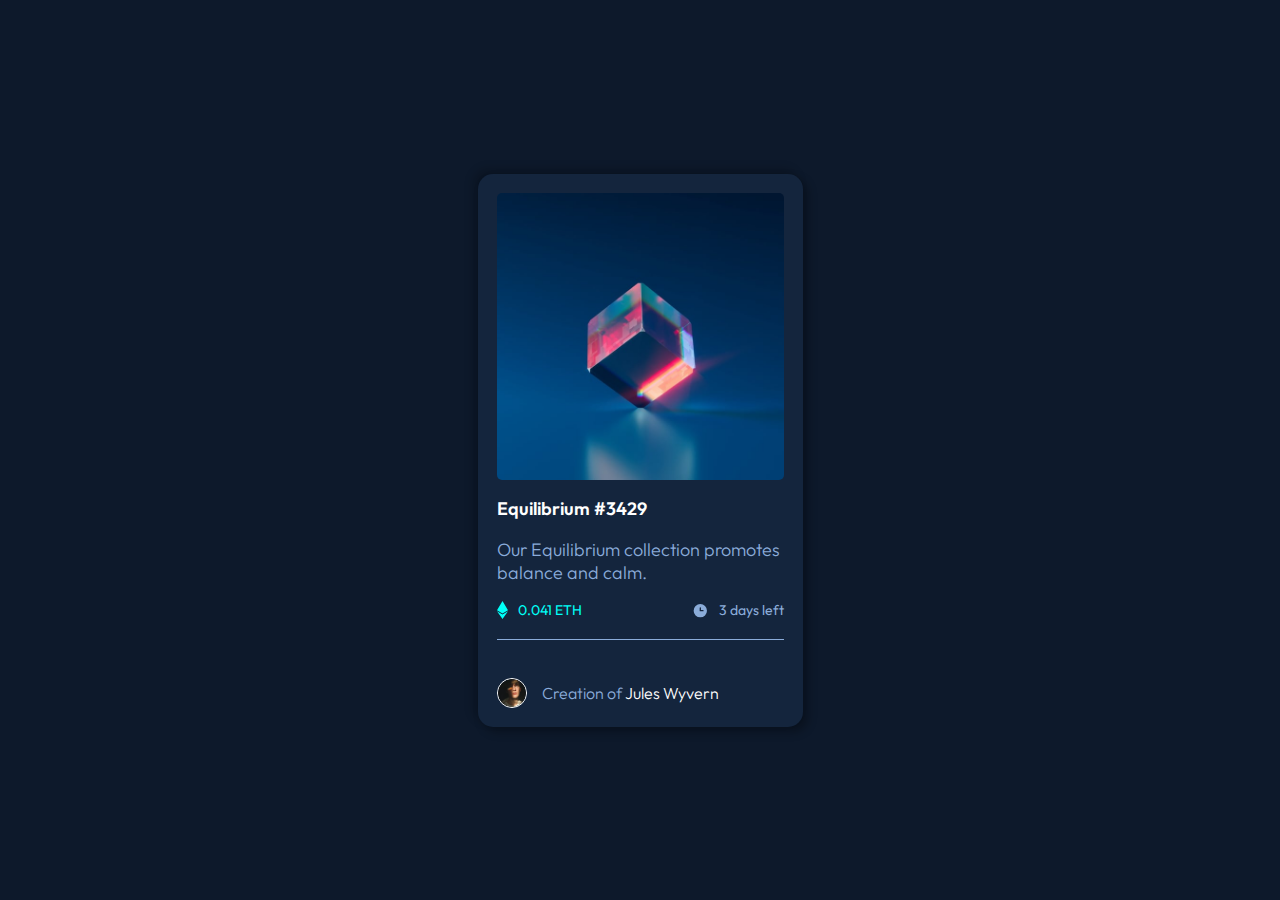
<file: index.html>
<!DOCTYPE html>
<html lang="en">

<head>
  <meta charset="UTF-8">
  <meta name="viewport" content="width=device-width, initial-scale=1.0">
  <!-- displays site properly based on user's device -->

  <link rel="icon" type="image/png" sizes="32x32" href="./images/favicon-32x32.png">

  <!-- CSS Link -->
  <link rel="stylesheet" href="style.css">

  <!-- Font Link -->
  <link rel="preconnect" href="https://fonts.googleapis.com">
  <link rel="preconnect" href="https://fonts.gstatic.com" crossorigin>
  <link href="https://fonts.googleapis.com/css2?family=Outfit:wght@300;400;600&display=swap" rel="stylesheet">

  <title>Frontend Mentor | NFT preview card component</title>


</head>

<body>

  <main>
    <article class="card">

      <picture class="card__image">
        
        <img src="/images/image-equilibrium.jpg" alt="image">

      </picture>

      <h1 class="card__title">Equilibrium #3429</h1>

      <p class="card__description">Our Equilibrium collection promotes balance and calm.</p>

      <div class="card__stats">

        <div class="card__stats-crypto">
          <img src="/images/icon-ethereum.svg" alt="ethereum">
          <p>0.041 ETH</p>
        </div>

        <div class="card__stats-countdown">
          <img src="/images/icon-clock.svg" alt="clock">
          <p>3 days left</p>
        </div>

      </div>

      <div class="card__avatar">
        <img src="/images/image-avatar.png" alt="avatar">
        <p>Creation of <span>Jules Wyvern</span></p>
      </div>

    </article>
  </main>
</body>

</html>
</file>
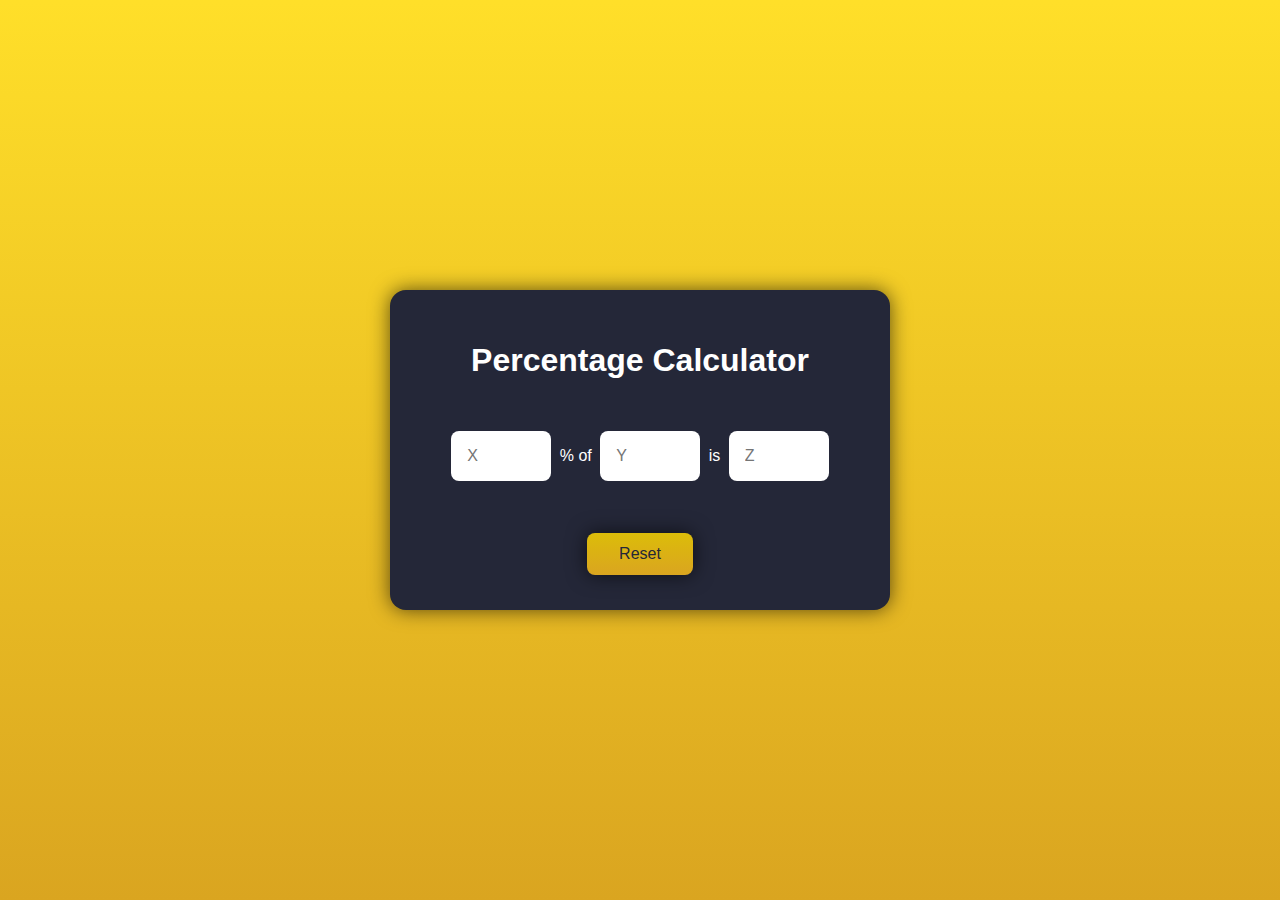
<file: Percentage Calculator/index.html>
<!DOCTYPE html>
<html lang="en">
<head>
   <meta charset="UTF-8">
   <meta name="viewport" content="width=device-width, initial-scale=1.0">

   <link rel="stylesheet" href="style.css">
   <script src="script.js" defer></script>
   <title>Percentage Calculator</title>
</head>
<body>

   <div class="container">
      <h1 class="title">Percentage Calculator</h1>

      <div class="input-container">
         <input type="number" id="x" placeholder="X">
         % of
         <input type="number" id="y" placeholder="Y">
         is
         <input type="number" id="z" placeholder="Z">
      </div>

      <button type="submit">Reset</button>


   </div>
   
</body>
</html>
</file>
<file: Percentage Calculator/style.css>
* {
   margin: 0;
   padding: 0;
   box-sizing: border-box;
   font-family: 'Roboto', sans-serif;
   --color: linear-gradient(to bottom, #ffd900d6, #daa520);
}

body {
   height: 100vh;
   display: grid;
   place-content: center;
   background: var(--color);
}

.title {
   margin-top: 1rem;
   /* font-size: 2.5rem; */
}

.container {
   /* width: min(90%, 500px); */
   width: 500px;
   height: 20rem;
   background: #242738;
   color: white;
   
   display: flex;
   flex-direction: column;
   align-items: center;
   justify-content: center;
   gap: 3rem;

   text-align: center;
   border-radius: 1rem;
   box-shadow: 0 0 20px rgba(0, 0, 0, 0.628);
}

.input-container {
   font-size: 1rem;
}

input {
   font-size: 1rem;
   padding: 1rem;
   width: 100px;

   border-radius: 0.5rem;
   border: none;
   margin: 0.25rem;
}

input:focus {
   outline: 2px solid #daa520;
}

input::-webkit-inner-spin-button,
input::-webkit-outer-spin-button {
   -webkit-appearance: none;
   margin: 0;
}

button {
   color: #242738;
   background: var(--color);
   font-size: 1rem;

   padding: 0.75rem 2rem;
   border: none;
   border-radius: 0.5rem;
   box-shadow: 0 0 20px rgba(0, 0, 0, 0.628);
   cursor: pointer;
}
</file>
<file: style.css>
/* Resets */
* {
  margin: 0;
  padding: 0;
  box-sizing: border-box;
  font-family: "Outfit", sans-serif;
  font-size: 62.5%;
}

:root {
  --clr-primary-100: hsl(215, 51%, 70%);
  --clr-primary-200: hsl(178, 100%, 50%);

  --clr-neutral-100: hsl(0, 0%, 100%);
  --clr-neutral-200: hsl(217, 54%, 11%);
  --clr-neutral-300: hsl(216, 50%, 16%);
  --clr-neutral-400: hsl(215, 32%, 27%);

  --ff-100: "Outfit", sans-serif;
  --fs-100: 1.8rem;
  --fw-300: 300;
  --fw-400: 400;
  --fw-600: 600;
}

body {
  font-style: var(--fs-100);
  background-color: var(--clr-neutral-200);
  font-family: var(--ff-100);
  display: grid;
  place-content: center;
  min-height: 100vh;
}

.card {
  --inner-spacing: 1.5rem;
  --margin: 2rem;

  max-width: 32.5rem;
  border-radius: 1.5rem;
  overflow: hidden;
  padding: 1.9rem;

  background-color: var(--clr-neutral-300);

  display: grid;
  gap: 1.75rem;
  box-shadow: 5px 5px 10px rgba(0, 0, 0, 0.3), -5px -5px 10px rgba(0, 0, 0, 0.2);
}


.card__image {
  overflow: hidden;
  position: relative;
  overflow: hidden;

  display: inline-block;
  cursor: pointer;
}

.card__image > img {
  opacity: 1;
  display: block;
  width: 100%;
  height: auto;
  transition: 0.5s ease;
  border-radius: 0.5rem;
}

.card__image::before {
  content: "";
  position: absolute;

  top: 0;
  left: 0;

  width: 100%;
  height: 100%;

  background-image: url(/images/icon-view.svg);
  background-color: var(--clr-primary-200);
  background-repeat: no-repeat;
  background-position: center;

  /* border-radius: 0.5rem; */

  opacity: 0;
  transition: opacity ease-in 0.3s;

}

.card__image:hover::before {
   opacity: 0.7;
}

.card__title {
  color: var(--clr-neutral-100);
  font-size: var(--fs-100);
  font-weight: var(--fw-600);
}

.card__title:hover {
  color: var(--clr-primary-200);
  cursor: pointer;
}

.card__description {
  color: var(--clr-primary-100);
  font-size: var(--fs-100);
  font-weight: var(--fw-300);
}

.card__stats {
  display: flex;
  align-items: center;
  justify-content: space-between;

  border-bottom: 0.1px solid var(--clr-primary-100);
  padding-bottom: 2rem;
}

.card__stats-crypto,
.card__stats-countdown {
  display: flex;
  align-items: center;
  gap: 1rem;
  font-size: 2.25rem;
}

.card__stats-crypto p {
  color: var(--clr-primary-200);
}

.card__stats-countdown p {
  color: var(--clr-primary-100);
}

.card__avatar {
  display: flex;
  align-items: center;
  gap: 1.5rem;
  margin-top: var(--margin);
}

.card__avatar > img {
  border: 1px solid var(--clr-neutral-100);
  border-radius: 50%;
  max-width: 3rem;
}

.card__avatar p {
  color: var(--clr-primary-100);
  font-size: 1.6rem;
  font-weight: var(--fw-300);
}

.card__avatar p span {
  color: var(--clr-neutral-100);
  font-size: 1.6rem;
  font-weight: var(--fw-300);
}

.card__avatar p span:hover {
  color: var(--clr-primary-200);
  cursor: pointer;
}

.card__avatar > img:hover {
  background-color: aqua;
}
</file>
